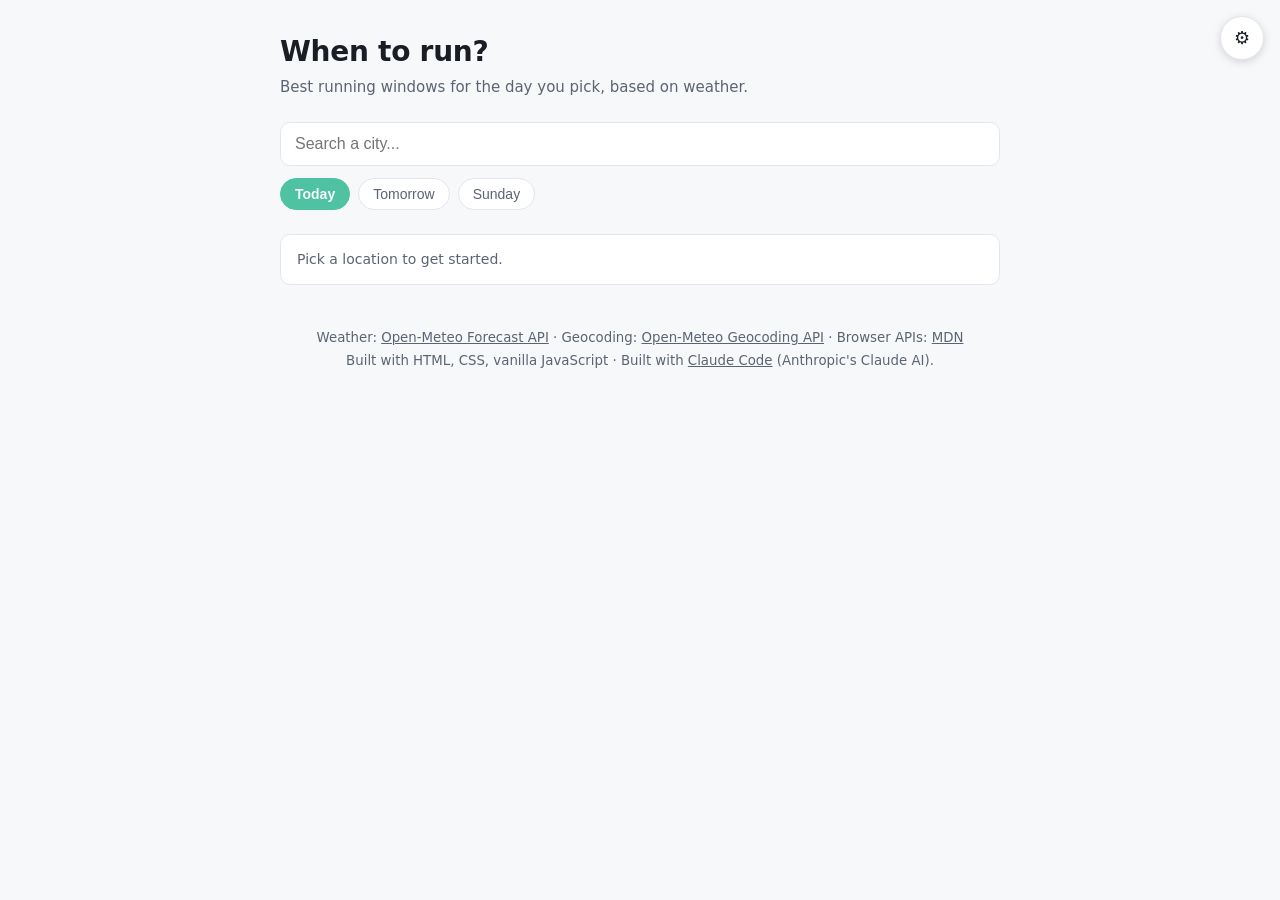
<file: index.html>
<!DOCTYPE html>
<html lang="en">
<head>
  <meta charset="UTF-8">
  <meta name="viewport" content="width=device-width, initial-scale=1">
  <title>When to run?</title>
  <link rel="stylesheet" href="styles.css">
</head>
<body>
  <button id="paramsBtn" class="params-btn" title="Settings">⚙</button>

  <aside id="paramsPanel" class="params-panel" hidden>
    <div class="params-handle"></div>
    <header class="params-header">
      <h3>Settings</h3>
      <button id="paramsClose" class="params-close" title="Close">✕</button>
    </header>

    <div class="params-section">
      <div class="param param-units">
        <span class="param-units-label">Temperature</span>
        <button id="unitToggle" class="unit-switch" title="Temperature unit">
          <span>°C</span><span>°F</span>
        </button>
      </div>
      <div class="param param-units">
        <span class="param-units-label">Wind speed</span>
        <button id="windToggle" class="unit-switch" title="Wind speed unit">
          <span>m/s</span><span>mph</span>
        </button>
      </div>
    </div>

    <div class="params-divider"></div>

    <div class="params-section">
      <p class="params-section-label">Scoring</p>
      <div class="param">
        <label>Daylight <span class="out" data-out="wDaylight">40</span>%</label>
        <input type="range" id="wDaylight" min="0" max="100" step="1" value="40">
      </div>
      <div class="param">
        <label>Temperature <span class="out" data-out="wTemp">20</span>%</label>
        <input type="range" id="wTemp" min="0" max="100" step="1" value="20">
      </div>
      <div class="param">
        <label>Precipitation <span class="out" data-out="wPrecip">20</span>%</label>
        <input type="range" id="wPrecip" min="0" max="100" step="1" value="20">
      </div>
      <div class="param">
        <label>Wind <span class="out" data-out="wWind">10</span>%</label>
        <input type="range" id="wWind" min="0" max="100" step="1" value="10">
      </div>
      <div class="param">
        <label>Humidity <span class="out" data-out="wHumidity">5</span>%</label>
        <input type="range" id="wHumidity" min="0" max="100" step="1" value="5">
      </div>
      <div class="param">
        <label>UV index <span class="out" data-out="wUV">5</span>%</label>
        <input type="range" id="wUV" min="0" max="100" step="1" value="5">
      </div>
    </div>

    <div class="params-divider"></div>

    <div class="params-section">
      <div class="param">
        <label>Ideal feels-like <span class="out" data-out="idealTemp">10</span><span id="idealTempUnit">°C</span></label>
        <input type="range" id="idealTemp" min="-5" max="25" step="1" value="10">
      </div>
      <div class="param">
        <label>Wind tolerance <span class="out" data-out="windTol">10</span><span id="windTolUnit"> m/s</span></label>
        <input type="range" id="windTol" min="0" max="40" step="1" value="10">
      </div>
      <div class="param param-check">
        <label>
          <input type="checkbox" id="daylightOnly" checked>
          Daylight hours only
        </label>
      </div>
    </div>

    <button id="paramsReset" class="params-reset">Reset to defaults</button>
  </aside>

  <main>
    <header>
      <h1>When to run?</h1>
      <p class="sub">Best running windows for the day you pick, based on weather.</p>
    </header>

    <section class="location">
      <div class="loc-row">
        <input id="cityInput" type="text" placeholder="Search a city..." autocomplete="off">
      </div>
      <ul id="suggestions" class="suggestions" hidden></ul>
      <div id="locLabel" class="loc-label"></div>
      <div class="range-row">
        <button class="day-btn active" data-range="today">Today</button>
        <button class="day-btn" data-range="tomorrow">Tomorrow</button>
        <button class="day-btn" data-range="2days">+2 days</button>
      </div>
    </section>

    <section id="status" class="status">Pick a location to get started.</section>

    <section id="topPicks" class="top-picks" hidden>
      <h2>Best windows</h2>
      <div id="picks" class="picks"></div>
    </section>

    <section id="hourly" class="hourly" hidden>
      <h2 id="hourlyHeading">Forecast</h2>
      <div id="hours" class="hours"></div>
    </section>

    <footer>
      <small>
        Weather: <a href="https://open-meteo.com/" target="_blank" rel="noopener">Open-Meteo Forecast API</a> ·
        Geocoding: <a href="https://open-meteo.com/en/docs/geocoding-api" target="_blank" rel="noopener">Open-Meteo Geocoding API</a> ·
        Browser APIs: <a href="https://developer.mozilla.org/" target="_blank" rel="noopener">MDN</a>
        <br>
        Built with HTML, CSS, vanilla JavaScript ·
        Built with <a href="https://claude.com/claude-code" target="_blank" rel="noopener">Claude Code</a> (Anthropic's Claude AI).
      </small>
    </footer>
  </main>
  <div id="tooltip" class="tooltip" hidden></div>
  <script src="script.js"></script>
</body>
</html>
</file>
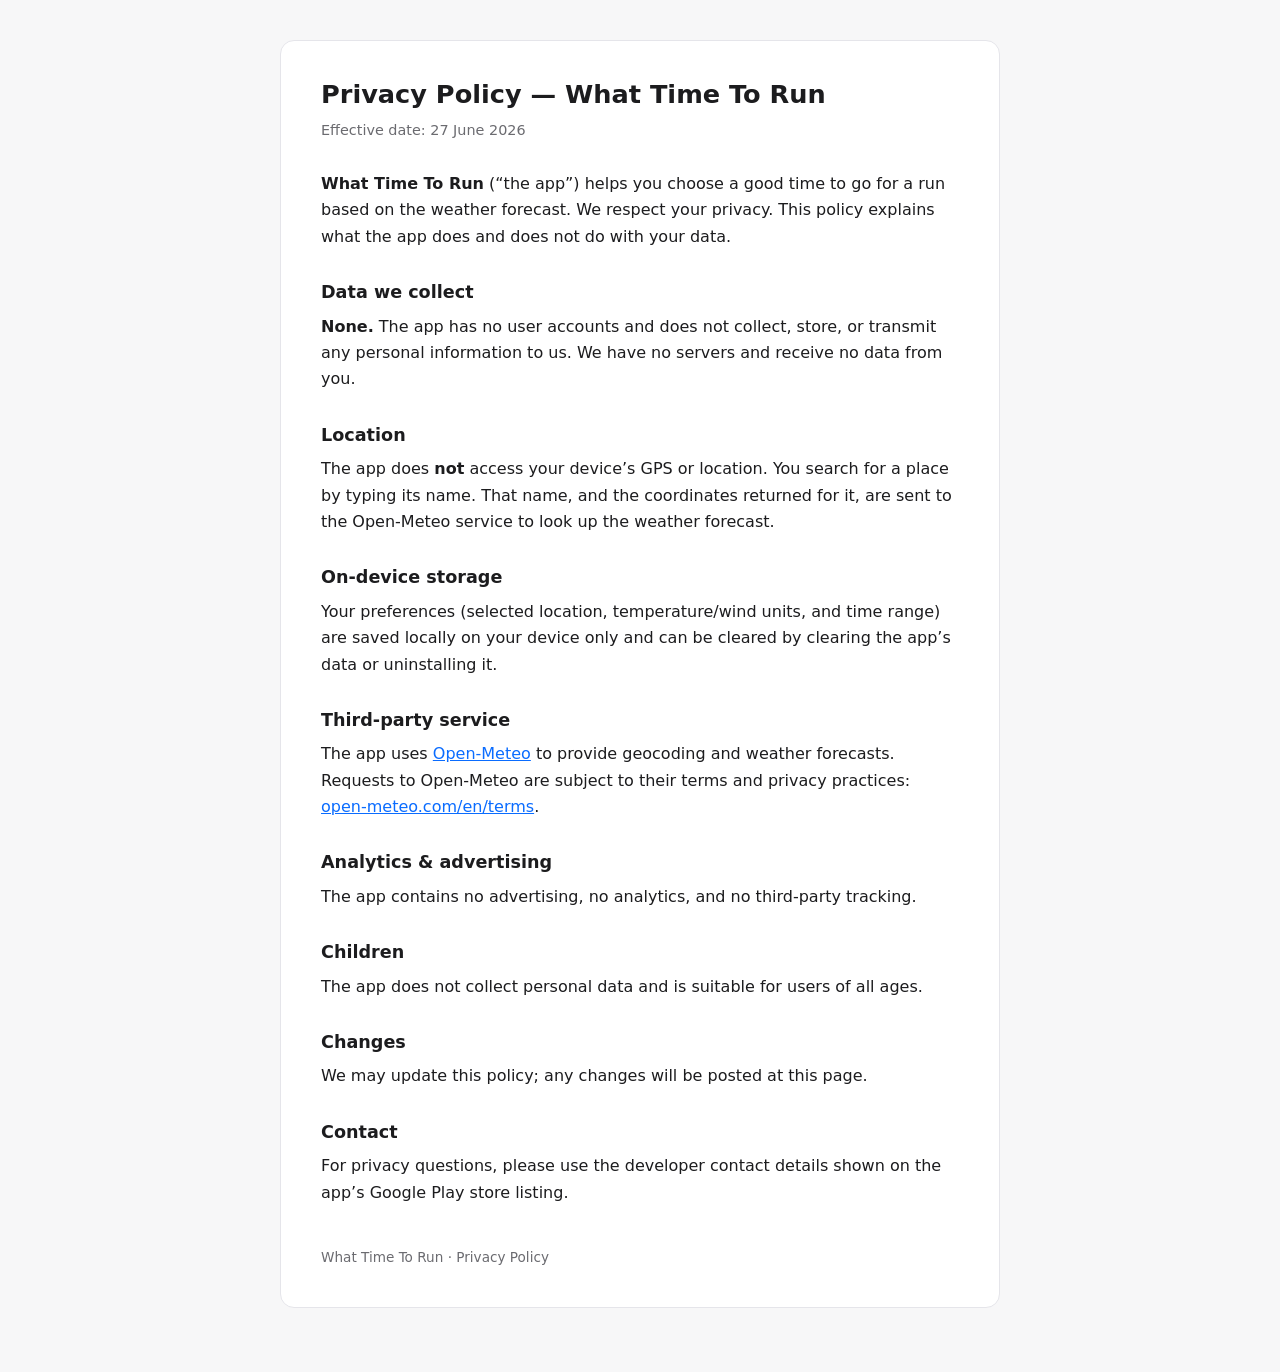
<file: privacy.html>
<!DOCTYPE html>
<html lang="en">
<head>
  <meta charset="utf-8">
  <meta name="viewport" content="width=device-width, initial-scale=1">
  <title>Privacy Policy — What Time To Run</title>
  <style>
    :root { color-scheme: light dark; }
    * { box-sizing: border-box; }
    body {
      margin: 0;
      font: 16px/1.65 system-ui, -apple-system, Segoe UI, Roboto, Helvetica, Arial, sans-serif;
      color: #1c1c1e;
      background: #f7f7f8;
      padding: 2.5rem 1.25rem 4rem;
    }
    main {
      max-width: 720px;
      margin: 0 auto;
      background: #fff;
      border: 1px solid #e5e5ea;
      border-radius: 14px;
      padding: 2rem clamp(1.25rem, 4vw, 2.5rem);
    }
    h1 { font-size: 1.6rem; margin: 0 0 .25rem; }
    .eff { color: #6b6b70; font-size: .9rem; margin: 0 0 1.75rem; }
    h2 { font-size: 1.1rem; margin: 1.75rem 0 .4rem; }
    p { margin: .4rem 0; }
    a { color: #0a6cff; }
    .foot { margin-top: 2.5rem; color: #6b6b70; font-size: .85rem; }
    @media (prefers-color-scheme: dark) {
      body { color: #e6e6ea; background: #0f0f11; }
      main { background: #1a1a1d; border-color: #2c2c30; }
      .eff, .foot { color: #9a9aa0; }
      a { color: #4d9bff; }
    }
  </style>
</head>
<body>
  <main>
    <h1>Privacy Policy — What Time To Run</h1>
    <p class="eff">Effective date: 27 June 2026</p>

    <p><strong>What Time To Run</strong> (&ldquo;the app&rdquo;) helps you choose a
    good time to go for a run based on the weather forecast. We respect your
    privacy. This policy explains what the app does and does not do with your data.</p>

    <h2>Data we collect</h2>
    <p><strong>None.</strong> The app has no user accounts and does not collect,
    store, or transmit any personal information to us. We have no servers and
    receive no data from you.</p>

    <h2>Location</h2>
    <p>The app does <strong>not</strong> access your device&rsquo;s GPS or location.
    You search for a place by typing its name. That name, and the coordinates
    returned for it, are sent to the Open-Meteo service to look up the weather
    forecast.</p>

    <h2>On-device storage</h2>
    <p>Your preferences (selected location, temperature/wind units, and time
    range) are saved locally on your device only and can be cleared by clearing
    the app&rsquo;s data or uninstalling it.</p>

    <h2>Third-party service</h2>
    <p>The app uses <a href="https://open-meteo.com" rel="noopener">Open-Meteo</a>
    to provide geocoding and weather forecasts. Requests to Open-Meteo are subject
    to their terms and privacy practices:
    <a href="https://open-meteo.com/en/terms" rel="noopener">open-meteo.com/en/terms</a>.</p>

    <h2>Analytics &amp; advertising</h2>
    <p>The app contains no advertising, no analytics, and no third-party tracking.</p>

    <h2>Children</h2>
    <p>The app does not collect personal data and is suitable for users of all ages.</p>

    <h2>Changes</h2>
    <p>We may update this policy; any changes will be posted at this page.</p>

    <h2>Contact</h2>
    <p>For privacy questions, please use the developer contact details shown on
    the app&rsquo;s Google Play store listing.</p>

    <p class="foot">What Time To Run &middot; Privacy Policy</p>
  </main>
</body>
</html>
</file>
<file: styles.css>
:root {
  --bg: #0f1115;
  --panel: #181b22;
  --panel-2: #1f232c;
  --text: #e7ebf2;
  --muted: #9aa3b2;
  --border: #2a2f3a;
  --accent: #4fc3a1;
  --great: #4fc3a1;
  --good: #8bc34a;
  --ok:   #f5b83e;
  --bad:  #e76f6f;
}

@media (prefers-color-scheme: light) {
  :root {
    --bg: #f7f8fa;
    --panel: #ffffff;
    --panel-2: #f1f3f7;
    --text: #1a1d23;
    --muted: #5b6472;
    --border: #e3e6ec;
  }
}

* { box-sizing: border-box; }

html, body { overflow-x: hidden; }

body {
  margin: 0;
  font-family: -apple-system, BlinkMacSystemFont, "Segoe UI", Roboto, system-ui, sans-serif;
  background: var(--bg);
  color: var(--text);
  line-height: 1.45;
  -webkit-tap-highlight-color: rgba(79, 195, 161, 0.18);
  -webkit-text-size-adjust: 100%;
}

main {
  max-width: 760px;
  margin: 0 auto;
  padding: 32px 20px 60px;
}

header h1 {
  font-size: 28px;
  margin: 0 0 4px;
  letter-spacing: -0.01em;
}

.sub {
  margin: 0 0 24px;
  color: var(--muted);
  font-size: 15px;
}

.location { margin-bottom: 24px; position: relative; }

.loc-row {
  display: flex;
  gap: 8px;
}

#cityInput {
  flex: 1;
  padding: 12px 14px;
  font-size: 16px; /* 16px+ avoids iOS focus zoom */
  background: var(--panel);
  color: var(--text);
  border: 1px solid var(--border);
  border-radius: 10px;
  outline: none;
}

#cityInput:focus { border-color: var(--accent); }

.suggestions {
  list-style: none;
  margin: 6px 0 0;
  padding: 4px 0;
  background: var(--panel);
  border: 1px solid var(--border);
  border-radius: 10px;
  position: absolute;
  left: 0; right: 0;
  z-index: 5;
  max-height: 280px;
  overflow-y: auto;
}

.suggestions li {
  padding: 12px 14px;
  cursor: pointer;
  font-size: 15px;
  min-height: 44px;
  display: flex;
  align-items: center;
}

.suggestions li:hover { background: var(--panel-2); }

.suggestions li small { color: var(--muted); margin-left: 6px; }

.loc-label {
  margin-top: 10px;
  color: var(--muted);
  font-size: 14px;
}

.range-row {
  margin-top: 12px;
  display: flex;
  gap: 8px;
}

.day-btn {
  padding: 7px 14px;
  background: var(--panel);
  color: var(--muted);
  border: 1px solid var(--border);
  border-radius: 20px;
  font-size: 14px;
  cursor: pointer;
}

.day-btn:hover { border-color: var(--accent); color: var(--text); }
.day-btn.active { background: var(--accent); color: var(--bg); border-color: var(--accent); font-weight: 600; }

.param-units {
  display: flex;
  align-items: center;
  justify-content: space-between;
}

.param-units-label {
  font-size: 13px;
  color: var(--muted);
}

.unit-switch {
  display: flex;
  align-items: center;
  background: var(--panel-2);
  border: none;
  border-radius: 20px;
  padding: 2px;
  cursor: pointer;
  position: relative;
  box-shadow: 0 1px 4px rgba(0,0,0,0.2);
}

.unit-switch::before {
  content: '';
  position: absolute;
  top: 2px;
  left: 2px;
  bottom: 2px;
  width: calc(50% - 2px);
  background: var(--accent);
  border-radius: 16px;
  transition: transform 0.18s ease;
  pointer-events: none;
  box-shadow: 0 1px 3px rgba(0,0,0,0.15);
}

.unit-switch.active::before {
  transform: translateX(100%);
}

.unit-switch span {
  position: relative;
  z-index: 1;
  flex: 1;
  text-align: center;
  padding: 3px 8px;
  font-size: 11px;
  font-weight: 600;
  line-height: 1;
  transition: color 0.18s;
  user-select: none;
  letter-spacing: 0.01em;
}

.unit-switch span:first-child { color: var(--bg); }
.unit-switch span:last-child  { color: var(--muted); }
.unit-switch.active span:first-child { color: var(--muted); }
.unit-switch.active span:last-child  { color: var(--bg); }

.status {
  padding: 14px 16px;
  background: var(--panel);
  border: 1px solid var(--border);
  border-radius: 10px;
  color: var(--muted);
  font-size: 14px;
}

.top-picks { margin-top: 28px; }
.hourly    { margin-top: 28px; }

h2 {
  font-size: 14px;
  text-transform: uppercase;
  letter-spacing: 0.08em;
  color: var(--muted);
  margin: 0 0 12px;
  font-weight: 600;
}

.picks {
  display: grid;
  grid-template-columns: repeat(auto-fit, minmax(220px, 1fr));
  gap: 12px;
}

.pick {
  background: var(--panel);
  border: 1px solid var(--border);
  border-left: 4px solid var(--accent);
  border-radius: 10px;
  padding: 14px 16px;
  position: relative;
}

.pick-score {
  position: absolute;
  top: 2px; right: 2px;
  font-size: 13px;
  font-weight: 700;
  line-height: 1;
  padding: 3px 7px;
  border-radius: 20px;
}
.pick.s-great .pick-score { color: var(--great); background: rgba(79,195,161,0.15); }
.pick.s-good  .pick-score { color: var(--good);  background: rgba(139,195,74,0.15); }
.pick.s-ok    .pick-score { color: var(--ok);    background: rgba(245,184,62,0.15); }
.pick.s-bad   .pick-score { color: var(--bad);   background: rgba(231,111,111,0.15); }

.pick.s-great { border-left-color: var(--great); }
.pick.s-good  { border-left-color: var(--good); }
.pick.s-ok    { border-left-color: var(--ok); }
.pick.s-bad   { border-left-color: var(--bad); }

.pick .when {
  font-size: 16px;
  font-weight: 600;
  margin-bottom: 4px;
}

.pick .verdict {
  font-size: 13px;
  color: var(--muted);
  margin-bottom: 8px;
}

.pick .stats {
  display: flex;
  flex-wrap: wrap;
  gap: 10px 14px;
  font-size: 13px;
  color: var(--muted);
}

.pick .stats b { color: var(--text); font-weight: 600; }

.pick .wear {
  margin-top: 10px;
  padding-top: 8px;
  border-top: 1px dashed var(--border);
  font-size: 12px;
  color: var(--muted);
}

.hours {
  display: grid;
  grid-template-columns: repeat(auto-fill, minmax(64px, 1fr));
  gap: 6px;
}

.hour {
  background: var(--panel);
  border: 1px solid var(--border);
  border-radius: 8px;
  padding: 8px 6px;
  text-align: center;
  font-size: 12px;
  cursor: default;
  position: relative;
}

.hour .hr-label { color: var(--muted); font-size: 11px; margin-top: 2px; }
.hour .hr-temp  { font-size: 15px; font-weight: 700; }
.hour .hr-score {
  position: absolute;
  top: -4px; right: -4px;
  font-size: 11px;
  font-weight: 700;
  line-height: 1;
  padding: 2px 5px;
  border-radius: 20px;
}
.hour.s-great .hr-score { color: var(--great); background: rgba(79,195,161,0.15); }
.hour.s-good  .hr-score { color: var(--good);  background: rgba(139,195,74,0.15); }
.hour.s-ok    .hr-score { color: var(--ok);    background: rgba(245,184,62,0.15); }
.hour.s-bad   .hr-score { color: var(--bad);   background: rgba(231,111,111,0.15); }

.hour:hover { border-color: var(--accent); }

.tooltip {
  position: absolute;
  z-index: 100;
  background: var(--panel);
  border: 1px solid var(--border);
  border-radius: 10px;
  padding: 10px 14px;
  font-size: 13px;
  box-shadow: 0 4px 16px rgba(0,0,0,0.2);
  pointer-events: none;
  min-width: 160px;
}

.tt-row {
  display: flex;
  justify-content: space-between;
  gap: 16px;
  padding: 2px 0;
  color: var(--muted);
}

.tt-row b { color: var(--text); font-weight: 600; }

footer {
  margin-top: 40px;
  text-align: center;
  color: var(--muted);
}

footer a { color: var(--muted); }

.params-btn {
  position: fixed;
  top: 16px;
  right: 16px;
  z-index: 20;
  width: 44px;
  height: 44px;
  font-size: 18px;
  background: var(--panel);
  color: var(--text);
  border: 1px solid var(--border);
  border-radius: 50%;
  cursor: pointer;
  display: flex;
  align-items: center;
  justify-content: center;
  box-shadow: 0 2px 8px rgba(0,0,0,0.15);
}

.params-btn:hover { border-color: var(--accent); }

.params-panel {
  position: fixed;
  top: 0; right: 0;
  width: 300px;
  max-width: 90vw;
  height: 100vh;
  background: var(--bg);
  border-left: 1px solid var(--border);
  padding: 20px 24px 36px;
  overflow-y: auto;
  z-index: 30;
  box-shadow: -16px 0 48px rgba(0,0,0,0.3);
}

.params-header {
  display: flex;
  align-items: center;
  justify-content: space-between;
  margin-bottom: 20px;
}

.params-header h3 {
  margin: 0;
  font-size: 17px;
  font-weight: 700;
  letter-spacing: -0.02em;
}

.params-close {
  background: transparent;
  border: none;
  color: var(--muted);
  width: 32px; height: 32px;
  font-size: 18px;
  border-radius: 6px;
  cursor: pointer;
  display: flex;
  align-items: center;
  justify-content: center;
  line-height: 1;
}
.params-close:hover { color: var(--text); background: var(--panel-2); }

.params-section { margin-bottom: 16px; }

.params-section-label {
  margin: 0 0 10px;
  font-size: 11px;
  font-weight: 600;
  text-transform: uppercase;
  letter-spacing: 0.08em;
  color: var(--muted);
}

.params-divider {
  border-top: 1px solid var(--border);
  margin: 0 0 20px;
}

.param {
  margin-bottom: 12px;
}

.param label {
  display: flex;
  gap: 5px;
  font-size: 13px;
  color: var(--muted);
  margin-bottom: 5px;
}

.param label .out { color: var(--text); font-weight: 600; }

.param-check label {
  flex-direction: row;
  align-items: center;
  gap: 7px;
  color: var(--muted);
  font-size: 13px;
  cursor: pointer;
}

.param-check input[type=checkbox] {
  width: 15px;
  height: 15px;
  accent-color: var(--accent);
  cursor: pointer;
  flex-shrink: 0;
}

.param input[type=range] {
  width: 100%;
  accent-color: var(--accent);
}

.params-reset {
  width: 100%;
  padding: 10px;
  font-size: 13px;
  background: transparent;
  color: var(--muted);
  border: 1px solid var(--border);
  border-radius: 8px;
  cursor: pointer;
  margin-top: 4px;
}
.params-reset:hover { border-color: var(--accent); color: var(--text); }

.params-handle { display: none; }

@media (max-width: 520px) {
  main { padding: 24px 14px 40px; }
  header h1 { font-size: 24px; }
  .sub { font-size: 14px; margin-bottom: 18px; }

  .params-btn { top: 10px; right: 10px; }

  .params-panel {
    top: auto;
    bottom: 0;
    left: 0;
    right: 0;
    width: 100vw;
    max-width: 100vw;
    height: auto;
    max-height: 82vh;
    border-left: none;
    border-top: 1px solid var(--border);
    border-radius: 18px 18px 0 0;
    padding: 8px 20px 36px;
    box-shadow: 0 -8px 32px rgba(0,0,0,0.25);
  }

  .params-handle {
    display: block;
    width: 36px;
    height: 4px;
    background: var(--border);
    border-radius: 2px;
    margin: 0 auto 12px;
  }

  .param input[type=range] { height: 36px; }

  .picks { grid-template-columns: 1fr; }
  .pick { padding: 12px 14px; }
  .pick .when { font-size: 15px; }
  .pick .stats { gap: 6px 12px; font-size: 12px; }

  .hours { grid-template-columns: repeat(auto-fill, minmax(56px, 1fr)); gap: 5px; }
  .hour { padding: 10px 4px; }

  .top-picks, .hourly { margin-top: 22px; }

  footer { font-size: 11px; }
}
</file>
